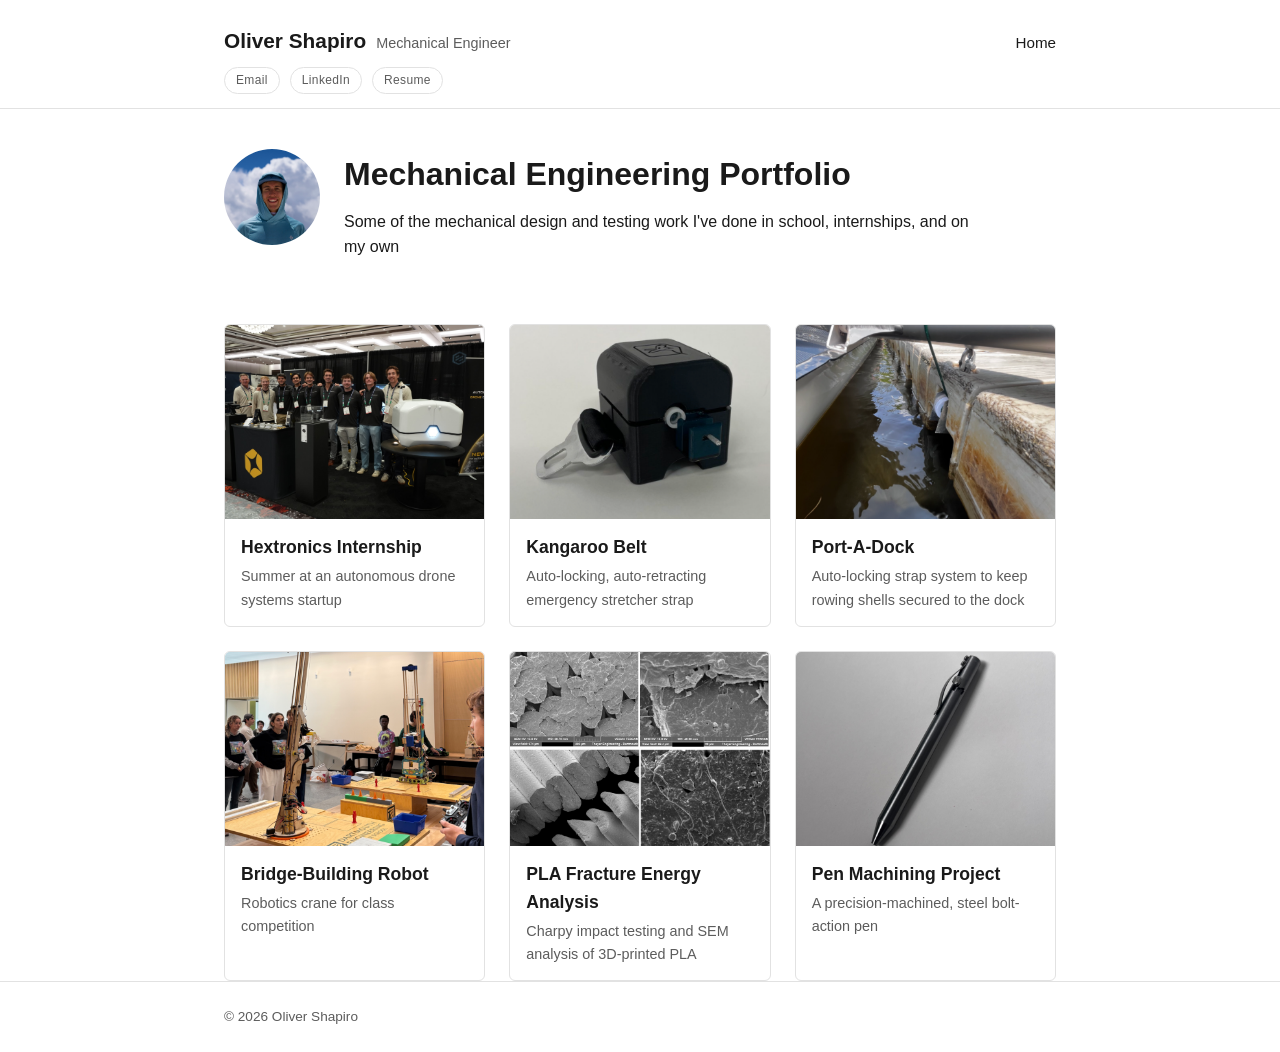
<file: index.html>
<!doctype html>
<html lang="en">
<head>
  <meta charset="UTF-8">
  <meta name="viewport" content="width=device-width, initial-scale=1.0">
  <title>Oliver Shapiro — Mechanical Engineering Portfolio</title>
  <link rel="stylesheet" href="assets/css/style.css">
</head>
<body>

  <header class="site-header">
    <div class="wrap">
      <div class="header-top">
        <div class="name">Oliver Shapiro<span class="tagline">Mechanical Engineer</span></div>
        <nav class="site-nav">
          <a href="index.html">Home</a>
        </nav>
      </div>
      <div class="header-links">
        <a class="btn" href="mailto:olivershapiro@gmail.com">Email</a>
        <a class="btn" href="https://www.linkedin.com/in/olivershapiro1/" target="_blank">LinkedIn</a>
        <a class="btn" href="assets/docs/resume.pdf" target="_blank">Resume</a>
      </div>
    </div>
  </header>

  <main class="wrap">

    <section class="intro intro-with-photo">
      <img class="headshot" src="assets/img/headshot.jpeg" alt="Oliver Shapiro">
      <div>
        <h1>Mechanical Engineering Portfolio</h1>
        <p>Some of the mechanical design and testing work I've done in school, internships, and on my own</p>
      </div>
    </section>

    <section class="project-grid">

      <a class="project-card" href="hextronics.html">
        <img src="assets/img/hextronics/team-launch.jpg" alt="Oliver Shapiro with the Hextronics team at the product launch">
        <div class="card-body">
          <h3>Hextronics Internship</h3>
          <p>Summer at an autonomous drone systems startup</p>
        </div>
      </a>

      <a class="project-card" href="projects/kangaroo-belt.html">
        <img src="assets/img/kangaroo-belt/assembled.png" alt="Kangaroo Belt assembled prototype">
        <div class="card-body">
          <h3>Kangaroo Belt</h3>
          <p>Auto-locking, auto-retracting emergency stretcher strap</p>
        </div>
      </a>

      <a class="project-card" href="projects/port-a-dock.html">
        <img src="assets/img/port-a-dock/on-dock.png" alt="Port-A-Dock installed on a dock">
        <div class="card-body">
          <h3>Port-A-Dock</h3>
          <p>Auto-locking strap system to keep rowing shells secured to the dock</p>
        </div>
      </a>

      <a class="project-card" href="projects/bridge-robot.html">
        <img src="assets/img/bridge-robot/competition.png" alt="Bridge-building robot on competition day">
        <div class="card-body">
          <h3>Bridge-Building Robot</h3>
          <p>Robotics crane for class competition</p>
        </div>
      </a>

      <a class="project-card" href="projects/pla-fracture.html">
        <img src="assets/img/pla-fracture/sem.png" alt="SEM image of PLA fracture surface">
        <div class="card-body">
          <h3>PLA Fracture Energy Analysis</h3>
          <p>Charpy impact testing and SEM analysis of 3D-printed PLA</p>
        </div>
      </a>

      <a class="project-card" href="projects/pen-project.html">
        <img src="assets/img/pen-project/assembled.jpg" alt="Machined steel bolt-action pen">
        <div class="card-body">
          <h3>Pen Machining Project</h3>
          <p>A precision-machined, steel bolt-action pen</p>
        </div>
      </a>

    </section>

  </main>

  <footer class="site-footer">
    <div class="wrap">
      &copy; 2026 Oliver Shapiro
    </div>
  </footer>

</body>
</html>
</file>
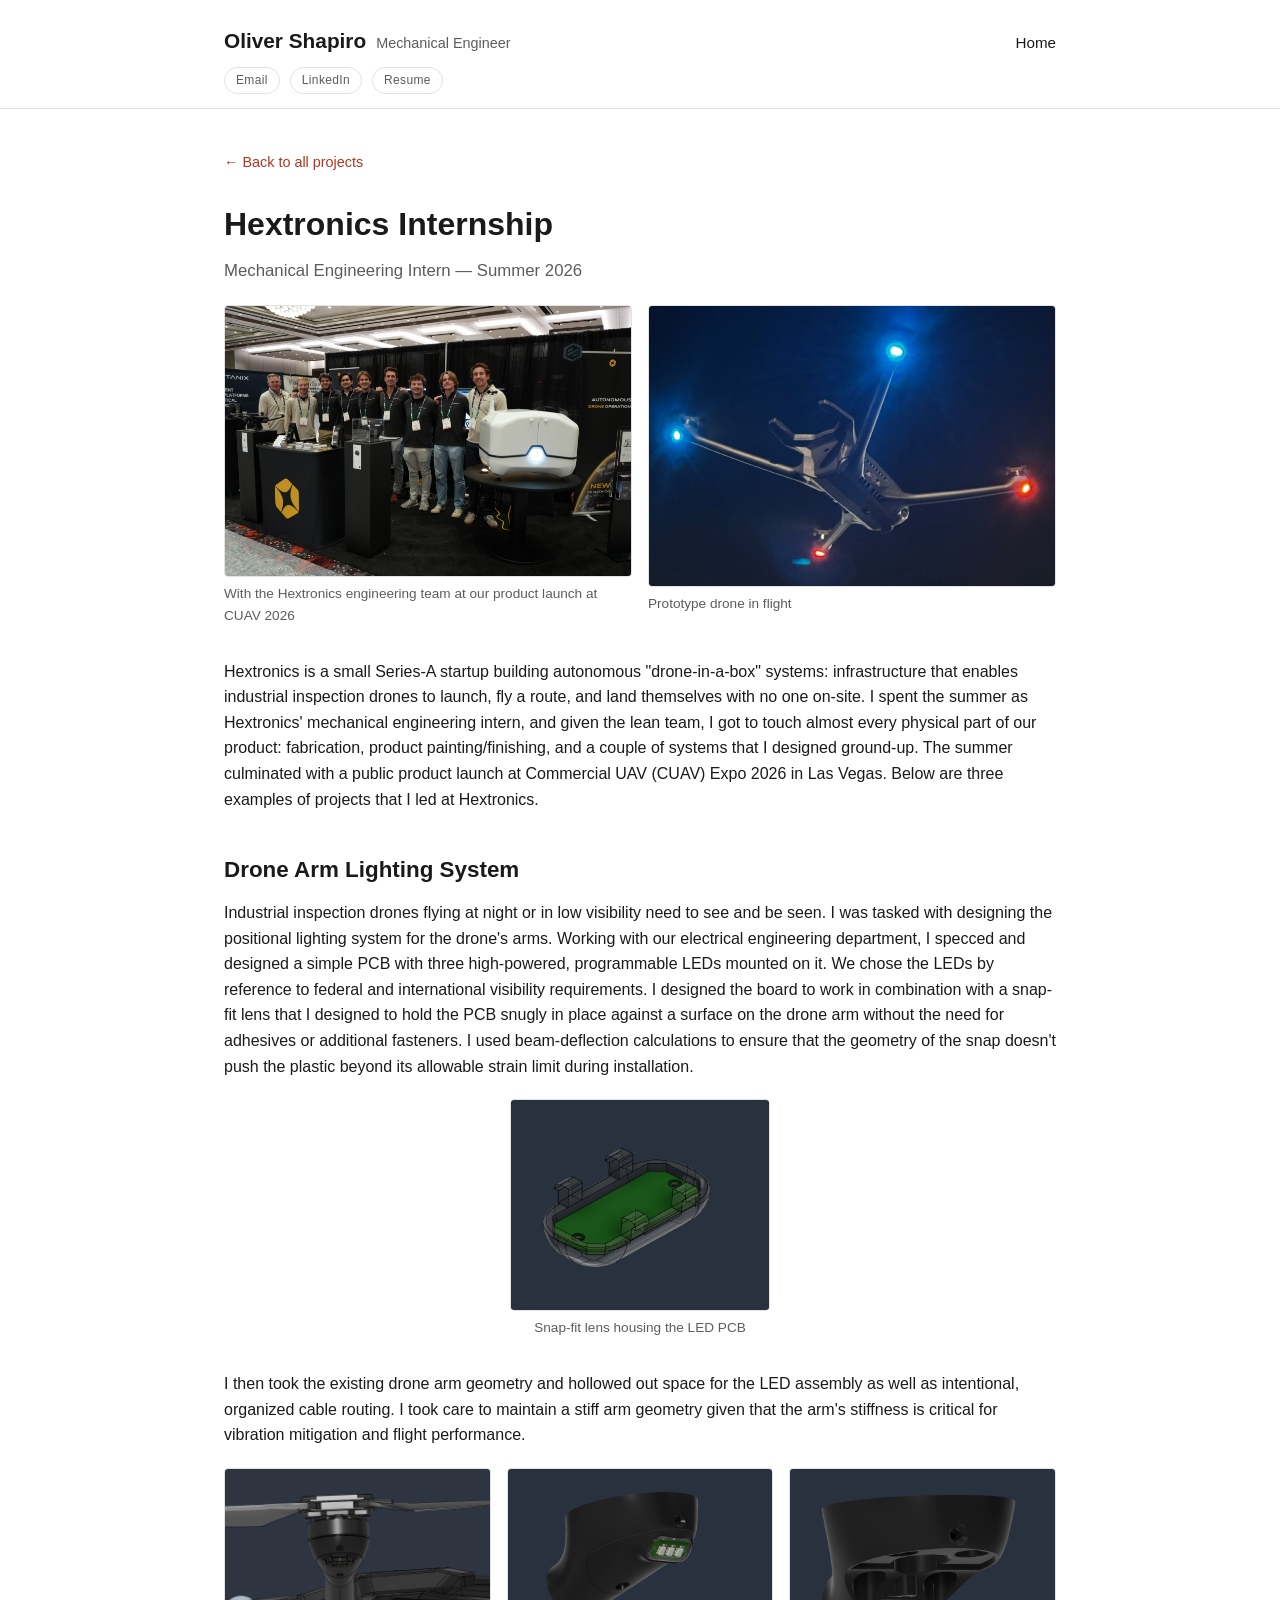
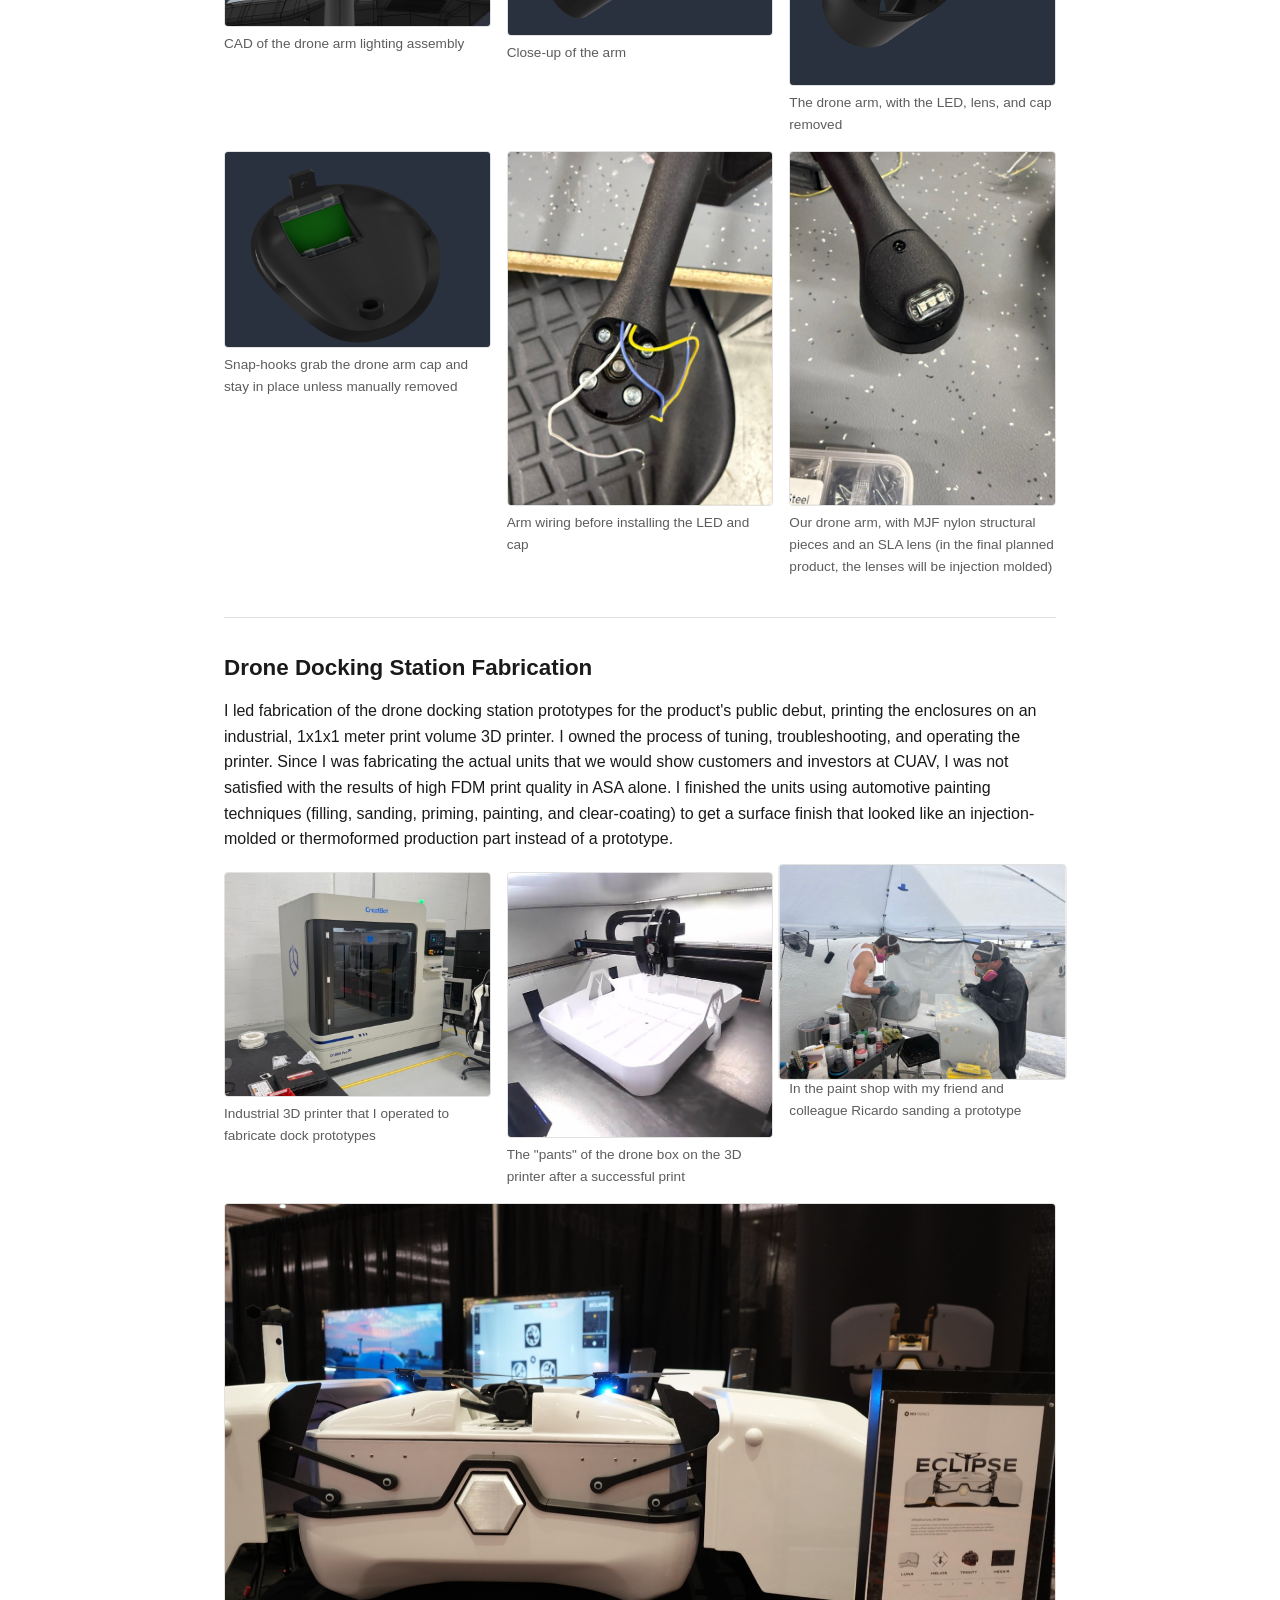
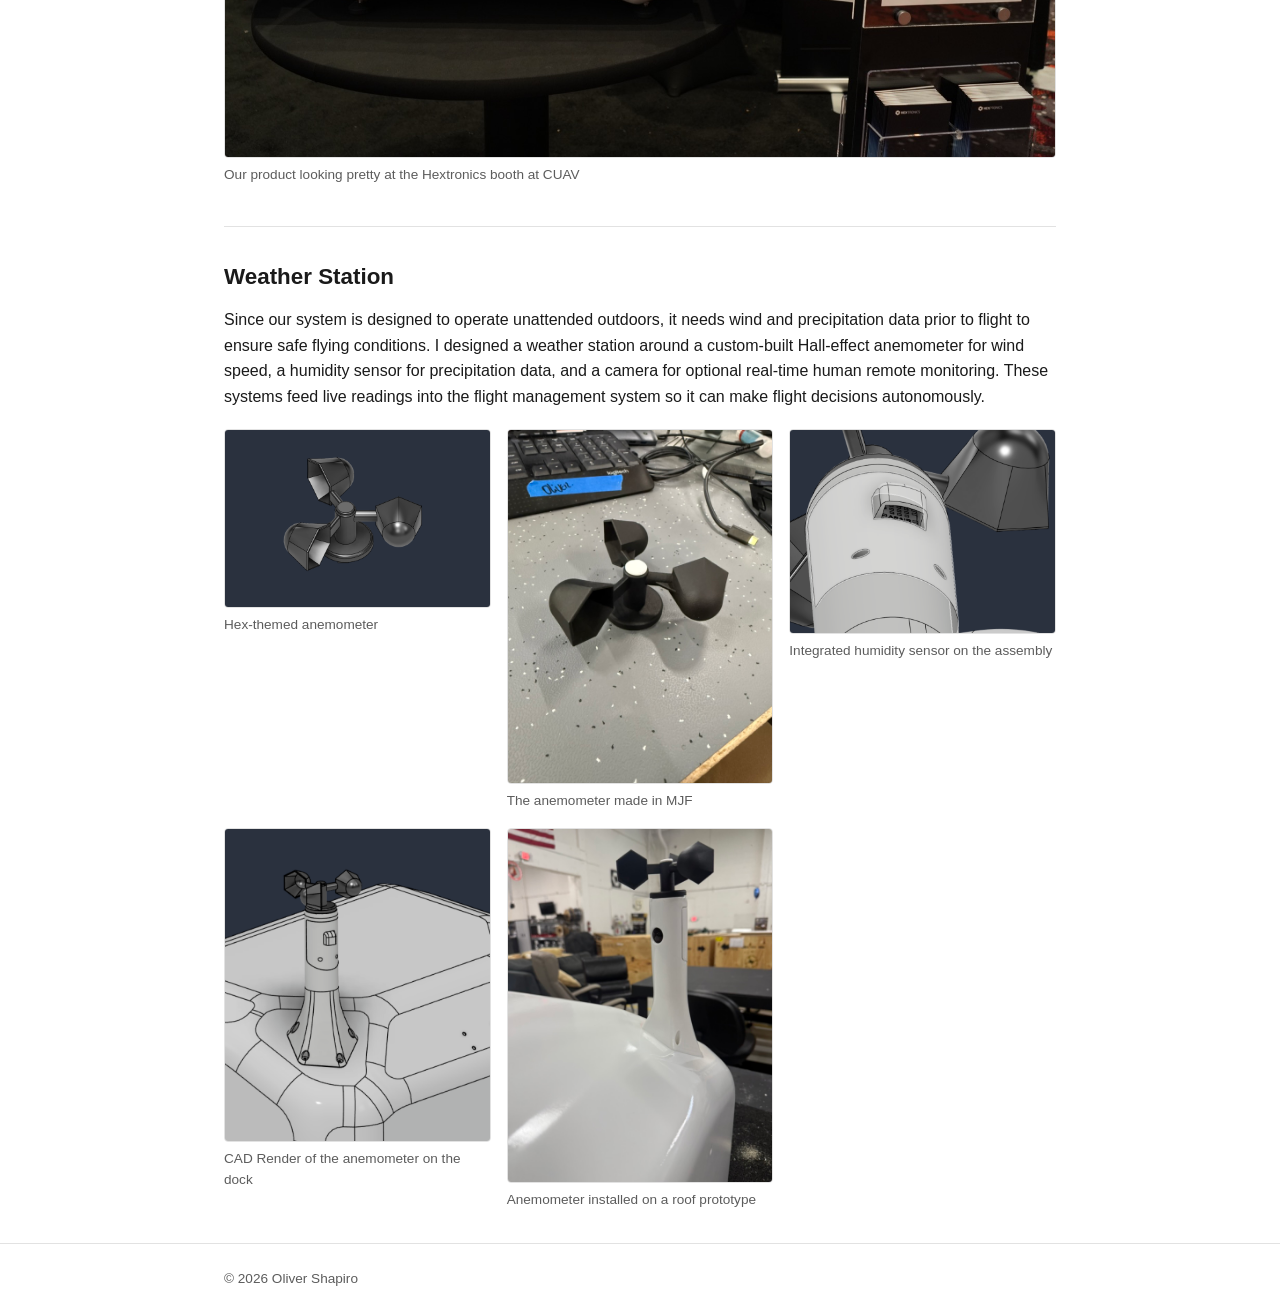
<file: hextronics.html>
<!doctype html>
<html lang="en">
<head>
  <meta charset="UTF-8">
  <meta name="viewport" content="width=device-width, initial-scale=1.0">
  <title>Hextronics Internship — Oliver Shapiro</title>
  <link rel="stylesheet" href="assets/css/style.css">
</head>
<body>

  <header class="site-header">
    <div class="wrap">
      <div class="header-top">
        <div class="name">Oliver Shapiro<span class="tagline">Mechanical Engineer</span></div>
        <nav class="site-nav">
          <a href="index.html">Home</a>
        </nav>
      </div>
      <div class="header-links">
        <a class="btn" href="mailto:olivershapiro@gmail.com">Email</a>
        <a class="btn" href="https://www.linkedin.com/in/olivershapiro1/" target="_blank">LinkedIn</a>
        <a class="btn" href="assets/docs/resume.pdf" target="_blank">Resume</a>
      </div>
    </div>
  </header>

  <main class="wrap">

    <a class="back-link" href="index.html">&larr; Back to all projects</a>

    <h1>Hextronics Internship</h1>
    <p class="subtitle">Mechanical Engineering Intern — Summer 2026</p>

    
    
    <div class="gallery">
      <figure>
        <img src="assets/img/hextronics/team-launch.jpg" alt="Oliver Shapiro with the Hextronics team at the product launch">
        <figcaption>With the Hextronics engineering team at our product launch at CUAV 2026</figcaption>
      </figure>
      <figure>
        <img src="assets/img/hextronics/flying-drone.jpeg" alt="Hextronics inspection drone in flight">
        <figcaption>Prototype drone in flight</figcaption>
      </figure>
    </div>

    <p>
      Hextronics is a small Series-A startup building autonomous "drone-in-a-box"
      systems: infrastructure that enables industrial inspection drones to launch, fly a route, and land themselves with no one on-site. I spent the summer as
      Hextronics' mechanical engineering intern, and given the lean team, I got to touch almost
      every physical part of our product: fabrication, product painting/finishing, and a couple of
      systems that I designed ground-up. The summer culminated with a public product launch at Commercial UAV (CUAV) Expo 2026 in Las Vegas. 
      Below are three examples of projects that I led at Hextronics.
    </p>

    <h2>Drone Arm Lighting System</h2>
    <p>
      Industrial inspection drones flying at night or in low visibility need to see and be seen. I was tasked with designing 
      the positional lighting system for the drone's arms. Working with our electrical engineering department,
      I specced and designed a simple PCB with three high-powered, programmable LEDs mounted on it. We chose the LEDs by reference to federal and international visibility requirements.
      I designed the board to work in combination with a snap-fit lens that I designed to hold the PCB snugly in place against a surface on the drone arm without the need for adhesives or additional fasteners.
      I used beam-deflection calculations to ensure that the geometry of the snap doesn't push the plastic beyond its allowable strain limit during installation.
    </p>
    <div class="gallery gallery-sm">
      <figure>
        <img src="assets/img/hextronics/lens-pcb.png" alt="Snap-fit lens and PCB assembly close-up">
        <figcaption>Snap-fit lens housing the LED PCB</figcaption>
      </figure>
    </div>
    <p>
      I then took the existing drone arm geometry and hollowed out space for the LED assembly as well as intentional, organized cable routing. I took care to
      maintain a stiff arm geometry given that the arm's stiffness is critical for vibration mitigation and flight performance.
    </p>
    <div class="gallery">
      <figure>
        <img src="assets/img/hextronics/arm-cad.png" alt="CAD of the drone arm lighting assembly">
        <figcaption>CAD of the drone arm lighting assembly</figcaption>
      </figure>
      <figure>
        <img src="assets/img/hextronics/full-arm.png" alt="Full drone arm with lighting assembly">
        <figcaption>Close-up of the arm</figcaption>
      </figure>
      <figure>
        <img src="assets/img/hextronics/arm-no-cap.png" alt="Drone arm lighting internals, cap removed">
        <figcaption>The drone arm, with the LED, lens, and cap removed</figcaption>
      </figure>
      <figure>
        <img src="assets/img/hextronics/snap-fit.png" alt="Snap-fit lens housing demonstrated">
        <figcaption>Snap-hooks grab the drone arm cap and stay in place unless manually removed</figcaption>
      </figure>
      <figure>
        <img src="assets/img/hextronics/arm-wires.jpeg" alt="Drone arm with wiring">
        <figcaption>Arm wiring before installing the LED and cap</figcaption>
      </figure>
      <figure>
        <img src="assets/img/hextronics/arm-installed.jpeg" alt="Lighting arm installed on the drone">
        <figcaption>Our drone arm, with MJF nylon structural pieces and an SLA lens (in the final planned product, the lenses will be injection molded)</figcaption>
      </figure>
    </div>

    <h2>Drone Docking Station Fabrication</h2>
    <p>
      I led fabrication of the drone docking station prototypes for the product's public
      debut, printing the enclosures on an industrial, 1x1x1 meter print volume 3D printer. I owned the process of tuning, troubleshooting, and operating the 
      printer. Since I was fabricating the actual units
      that we would show customers and investors at CUAV, I was not satisfied with the results of high FDM print quality in ASA alone.
      I finished the units using automotive painting techniques (filling, sanding,
      priming, painting, and clear-coating) to get a surface finish that looked like an injection-molded or thermoformed
      production part instead of a prototype. 
    </p>
    <div class="gallery">
      <figure>
        <img src="assets/img/hextronics/fab-printer.jpeg" alt="Industrial 3D printer running an enclosure part">
        <figcaption>Industrial 3D printer that I operated to fabricate dock prototypes</figcaption>
      </figure>
      <figure>
        <img src="assets/img/hextronics/fab-process.jpeg" alt="Automotive-style finishing process on a printed part">
        <figcaption>The "pants" of the drone box on the 3D printer after a successful print </figcaption>
      </figure>
      <figure>
        <img class="img-pop" src="assets/img/hextronics/fab-me-and-ricky.jpeg" alt="Working in the shop on the docking station">
        <figcaption>In the paint shop with my friend and colleague Ricardo sanding a prototype </figcaption>
      </figure>
      <figure class="gallery-full">
        <img src="assets/img/hextronics/fab-complete-dock-cuav.jpg" alt="Completed docking station at CUAV">
        <figcaption>Our product looking pretty at the Hextronics booth at CUAV</figcaption>
      </figure>
    </div>

    <h2>Weather Station</h2>
    <p>
      Since our system is designed to operate unattended outdoors, it needs wind and precipitation data prior to flight to ensure safe flying conditions. I designed a weather station around a
      custom-built Hall-effect anemometer for wind speed, a humidity sensor for precipitation data, and a camera for optional real-time human remote monitoring. These systems feed live readings
      into the flight management system so it can make flight decisions autonomously.
    </p>
    <div class="gallery">
      <figure>
        <img src="assets/img/hextronics/weather-anemometer.png" alt="Hall-effect anemometer design">
        <figcaption>Hex-themed anemometer</figcaption>
      </figure>
      <figure>
        <img src="assets/img/hextronics/weather-anemometer-real.jpeg" alt="The anemometer in real life (made with MJF) with its TPU sealing cap in white">
        <figcaption>The anemometer made in MJF</figcaption>
      </figure>
      <figure>
        <img src="assets/img/hextronics/weather-humidity.png" alt="Humidity sensor integration">
        <figcaption>Integrated humidity sensor on the assembly</figcaption>
      </figure>
      <figure>
        <img src="assets/img/hextronics/weather-on-roof.png" alt="Weather station mounted on rooftop for testing">
        <figcaption>CAD Render of the anemometer on the dock</figcaption>
      </figure>
      <figure>
        <img src="assets/img/hextronics/weather-anemometer-installed.jpeg" alt="Anemometer installed on the weather station">
        <figcaption>Anemometer installed on a roof prototype</figcaption>
      </figure>
    </div>

  </main>

  <footer class="site-footer">
    <div class="wrap">
      &copy; 2026 Oliver Shapiro
    </div>
  </footer>

</body>
</html>
</file>
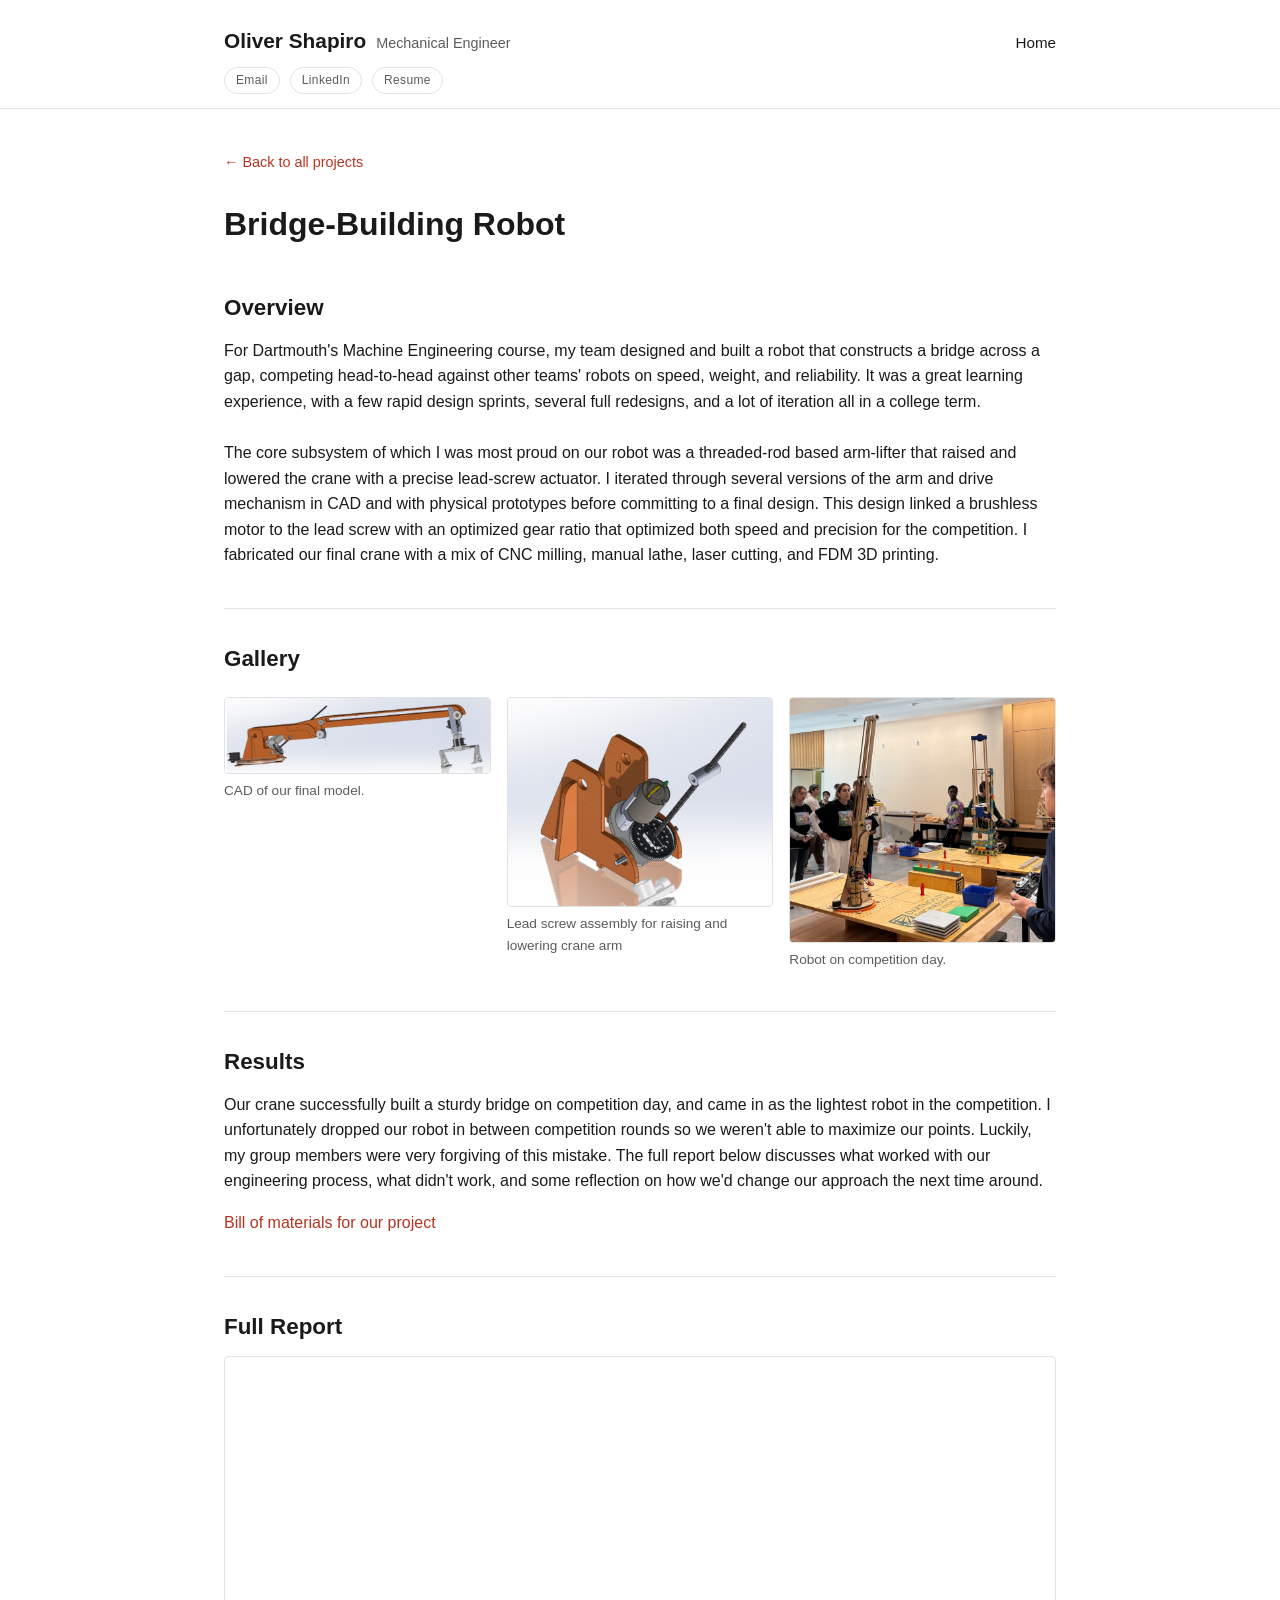
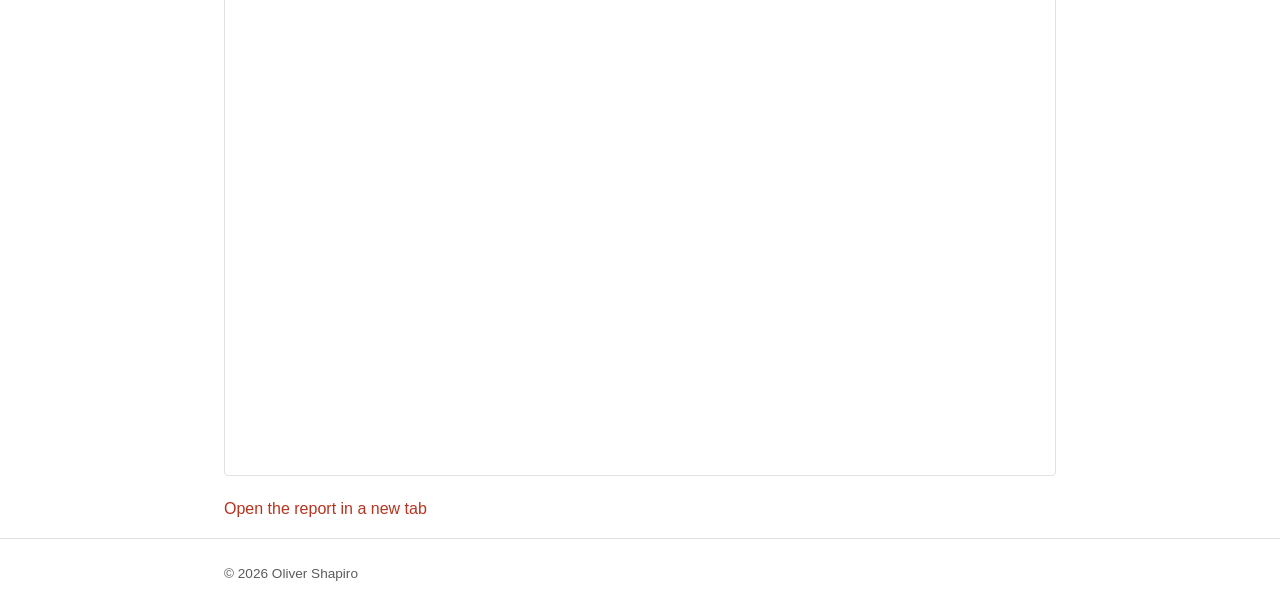
<file: projects/bridge-robot.html>
<!doctype html>
<html lang="en">
<head>
  <meta charset="UTF-8">
  <meta name="viewport" content="width=device-width, initial-scale=1.0">
  <title>Bridge-Building Robot — Oliver Shapiro</title>
  <link rel="stylesheet" href="../assets/css/style.css">
</head>
<body>

  <header class="site-header">
    <div class="wrap">
      <div class="header-top">
        <div class="name">Oliver Shapiro<span class="tagline">Mechanical Engineer</span></div>
        <nav class="site-nav">
          <a href="../index.html">Home</a>
        </nav>
      </div>
      <div class="header-links">
        <a class="btn" href="mailto:olivershapiro@gmail.com">Email</a>
        <a class="btn" href="https://www.linkedin.com/in/olivershapiro1/" target="_blank">LinkedIn</a>
        <a class="btn" href="../assets/docs/resume.pdf" target="_blank">Resume</a>
      </div>
    </div>
  </header>

  <main class="wrap">

    <a class="back-link" href="../index.html">&larr; Back to all projects</a>

    <h1>Bridge-Building Robot</h1>


    <h2>Overview</h2>
    <p>
      For Dartmouth's Machine Engineering course, my team designed and built a robot that
      constructs a bridge across a gap, competing head-to-head
      against other teams' robots on speed, weight, and reliability. It was a great learning
      experience, with a few rapid design sprints, several full redesigns, and a lot of iteration all in a college term.
      <br><br>The core subsystem of which I was most proud on our robot was a threaded-rod based arm-lifter that raised and lowered the crane
      with a precise lead-screw actuator. I iterated through
      several versions of the arm and drive mechanism in CAD and with physical prototypes before committing to a final
      design. This design linked a brushless motor to the lead screw with an optimized gear ratio that optimized both speed and precision for the competition. 
      I fabricated our final crane with a mix of CNC milling, manual lathe, laser cutting, and FDM 3D printing.
    </p>

    <h2>Gallery</h2>
    <div class="gallery">
      <figure>
        <img src="../assets/img/bridge-robot/full-cad.png" alt="CAD of the final robot model">
        <figcaption>CAD of our final model.</figcaption>
      </figure>
      <figure>
        <img src="../assets/img/bridge-robot/lead-screw-assembly.png" alt="Threaded rod arm-lifter assembly">
        <figcaption>Lead screw assembly for raising and lowering crane arm</figcaption>
      </figure>
      <figure>
        <img src="../assets/img/bridge-robot/competition.png" alt="Robot on competition day">
        <figcaption>Robot on competition day.</figcaption>
      </figure>
    </div>

    <h2>Results</h2>
    <p>
      Our crane successfully built a sturdy bridge on competition day, and came in as the lightest robot in the competition. I unfortunately dropped our robot in between competition rounds so we weren't able to maximize our points. Luckily, my group members were very forgiving of this mistake. 
      The full report
      below discusses what worked with our engineering process, what didn't work, and some reflection on how we'd change our approach the next time around.
    </p>
    <p>
      <a href="../assets/img/bridge-robot/bom.png">Bill of materials for our project</a>
    </p>

    <h2>Full Report</h2>
    <iframe class="pdf-embed" src="../assets/img/bridge-robot/report.pdf" title="Bridge-Building Robot project report"></iframe>
    <p><a href="../assets/img/bridge-robot/report.pdf">Open the report in a new tab</a></p>

  </main>

  <footer class="site-footer">
    <div class="wrap">
      &copy; 2026 Oliver Shapiro
    </div>
  </footer>

</body>
</html>
</file>
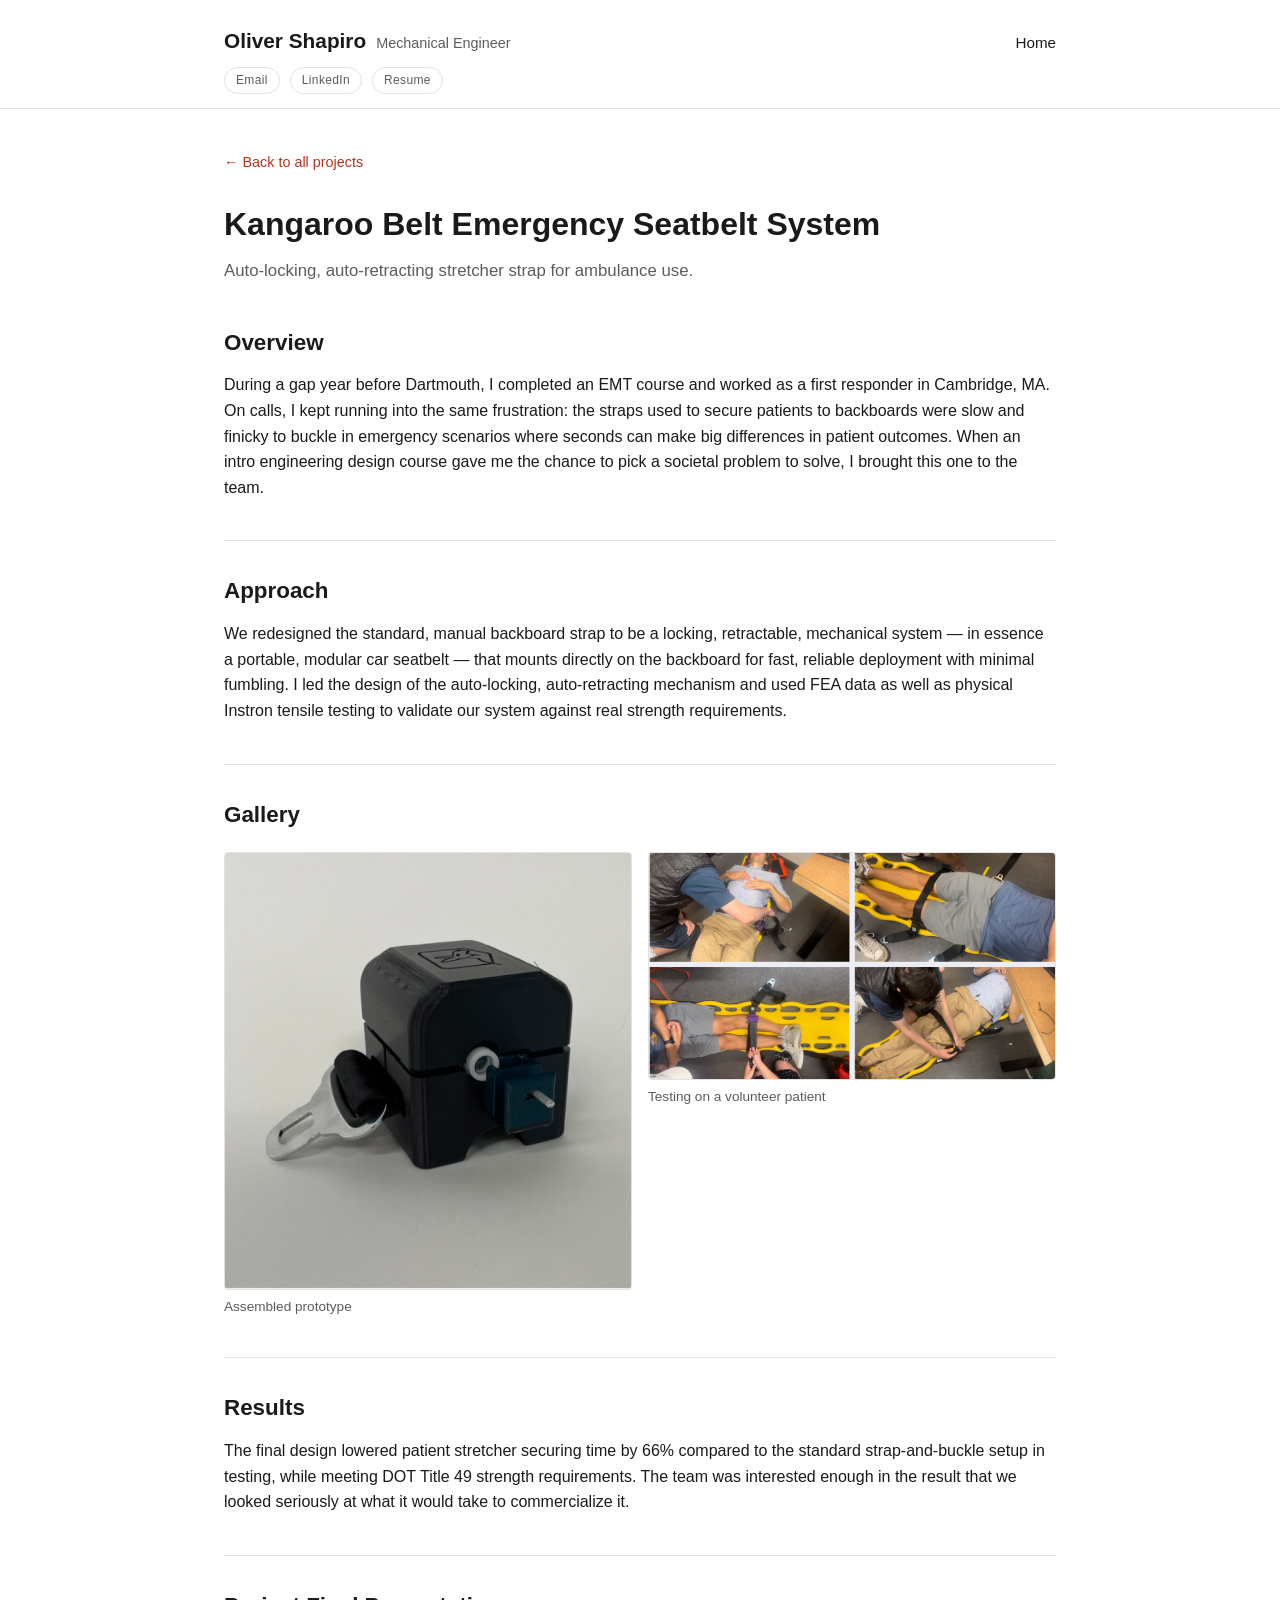
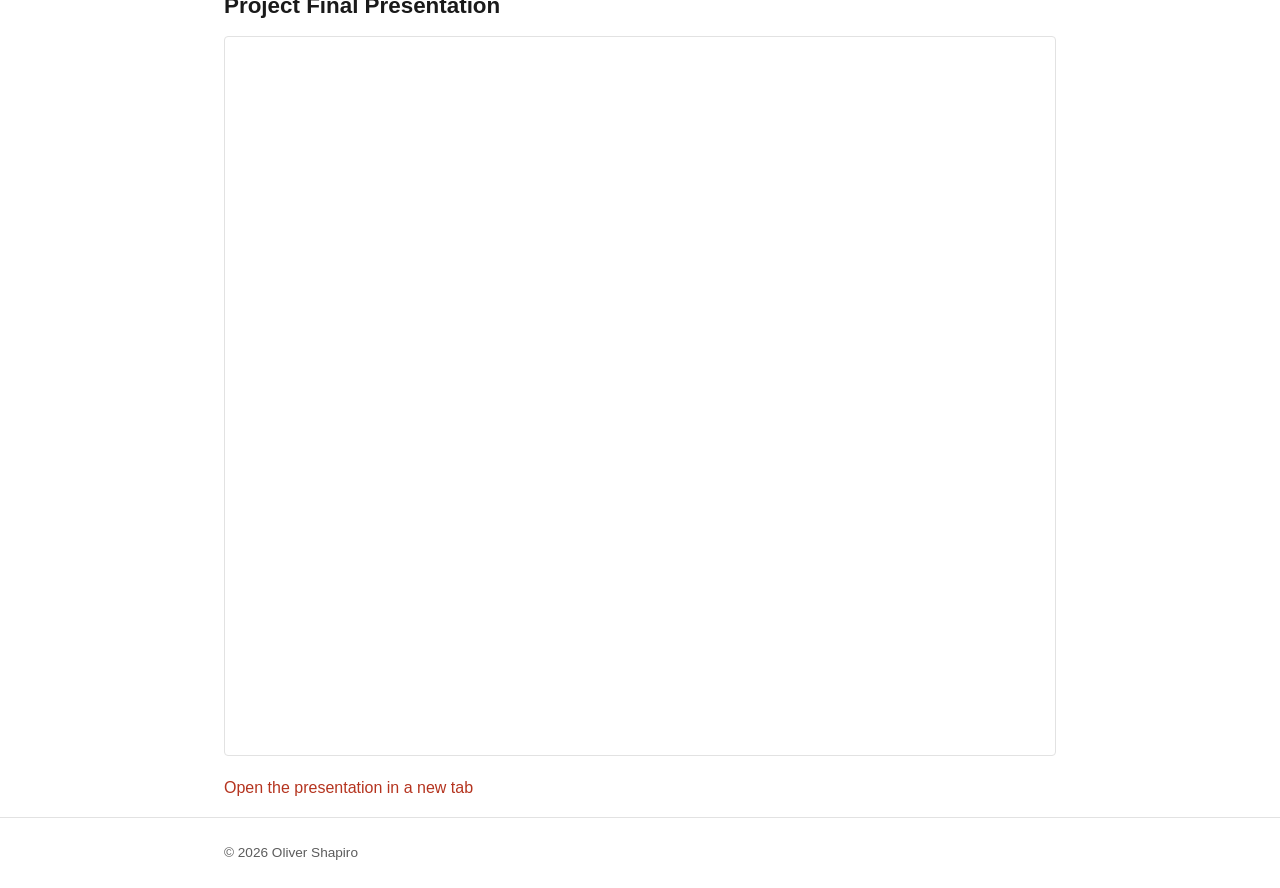
<file: projects/kangaroo-belt.html>
<!doctype html>
<html lang="en">
<head>
  <meta charset="UTF-8">
  <meta name="viewport" content="width=device-width, initial-scale=1.0">
  <title>Kangaroo Belt Emergency Seatbelt — Oliver Shapiro</title>
  <link rel="stylesheet" href="../assets/css/style.css">
</head>
<body>

  <header class="site-header">
    <div class="wrap">
      <div class="header-top">
        <div class="name">Oliver Shapiro<span class="tagline">Mechanical Engineer</span></div>
        <nav class="site-nav">
          <a href="../index.html">Home</a>
        </nav>
      </div>
      <div class="header-links">
        <a class="btn" href="mailto:olivershapiro@gmail.com">Email</a>
        <a class="btn" href="https://www.linkedin.com/in/olivershapiro1/" target="_blank">LinkedIn</a>
        <a class="btn" href="../assets/docs/resume.pdf" target="_blank">Resume</a>
      </div>
    </div>
  </header>

  <main class="wrap">

    <a class="back-link" href="../index.html">&larr; Back to all projects</a>

    <h1>Kangaroo Belt Emergency Seatbelt System</h1>
    <p class="subtitle">Auto-locking, auto-retracting stretcher strap for ambulance use.</p>

    
    <h2>Overview</h2>
    <p>
      During a gap year before Dartmouth, I completed an EMT course and worked as a first 
      responder in Cambridge, MA. On calls, I kept running into the same frustration: the straps
      used to secure patients to backboards were slow and finicky to buckle in emergency scenarios where seconds can make big differences in patient outcomes. 
      When an intro engineering design course gave me the chance to pick a societal problem to solve, I brought this one to the team.
    </p>

    <h2>Approach</h2>
    <p>
      We redesigned the standard, manual backboard strap to be a locking, retractable, mechanical system — in essence a portable, modular car
      seatbelt — that mounts directly on the backboard for fast, reliable
      deployment with minimal fumbling. I led the design of the auto-locking,
      auto-retracting mechanism and used FEA data as well as physical Instron tensile testing to validate our system against real strength requirements. 
    </p>

    <h2>Gallery</h2>
    <div class="gallery">
      <figure>
        <img src="../assets/img/kangaroo-belt/assembled.png" alt="Kangaroo Belt assembled prototype">
        <figcaption>Assembled prototype</figcaption>
      </figure>
      <figure>
        <img src="../assets/img/kangaroo-belt/testing.png" alt="Kangaroo Belt in use on a volunteer patient">
        <figcaption>Testing on a volunteer patient</figcaption>
      </figure>
    </div>

    <h2>Results</h2>
    <p>
      The final design lowered patient stretcher securing time by 66% compared to the standard
      strap-and-buckle setup in testing, while meeting DOT Title 49 strength requirements. The team was
      interested enough in the result that we looked seriously at what it would take to
      commercialize it.
    </p>
    <h2>Project Final Presentation</h2>
    <iframe class="pdf-embed" src="../assets/img/kangaroo-belt/presentation.pdf" title="Kangaroo Belt project presentation"></iframe>
    <p><a href="../assets/img/kangaroo-belt/presentation.pdf">Open the presentation in a new tab</a></p>

  </main>

  <footer class="site-footer">
    <div class="wrap">
      &copy; 2026 Oliver Shapiro
    </div>
  </footer>

</body>
</html>
</file>
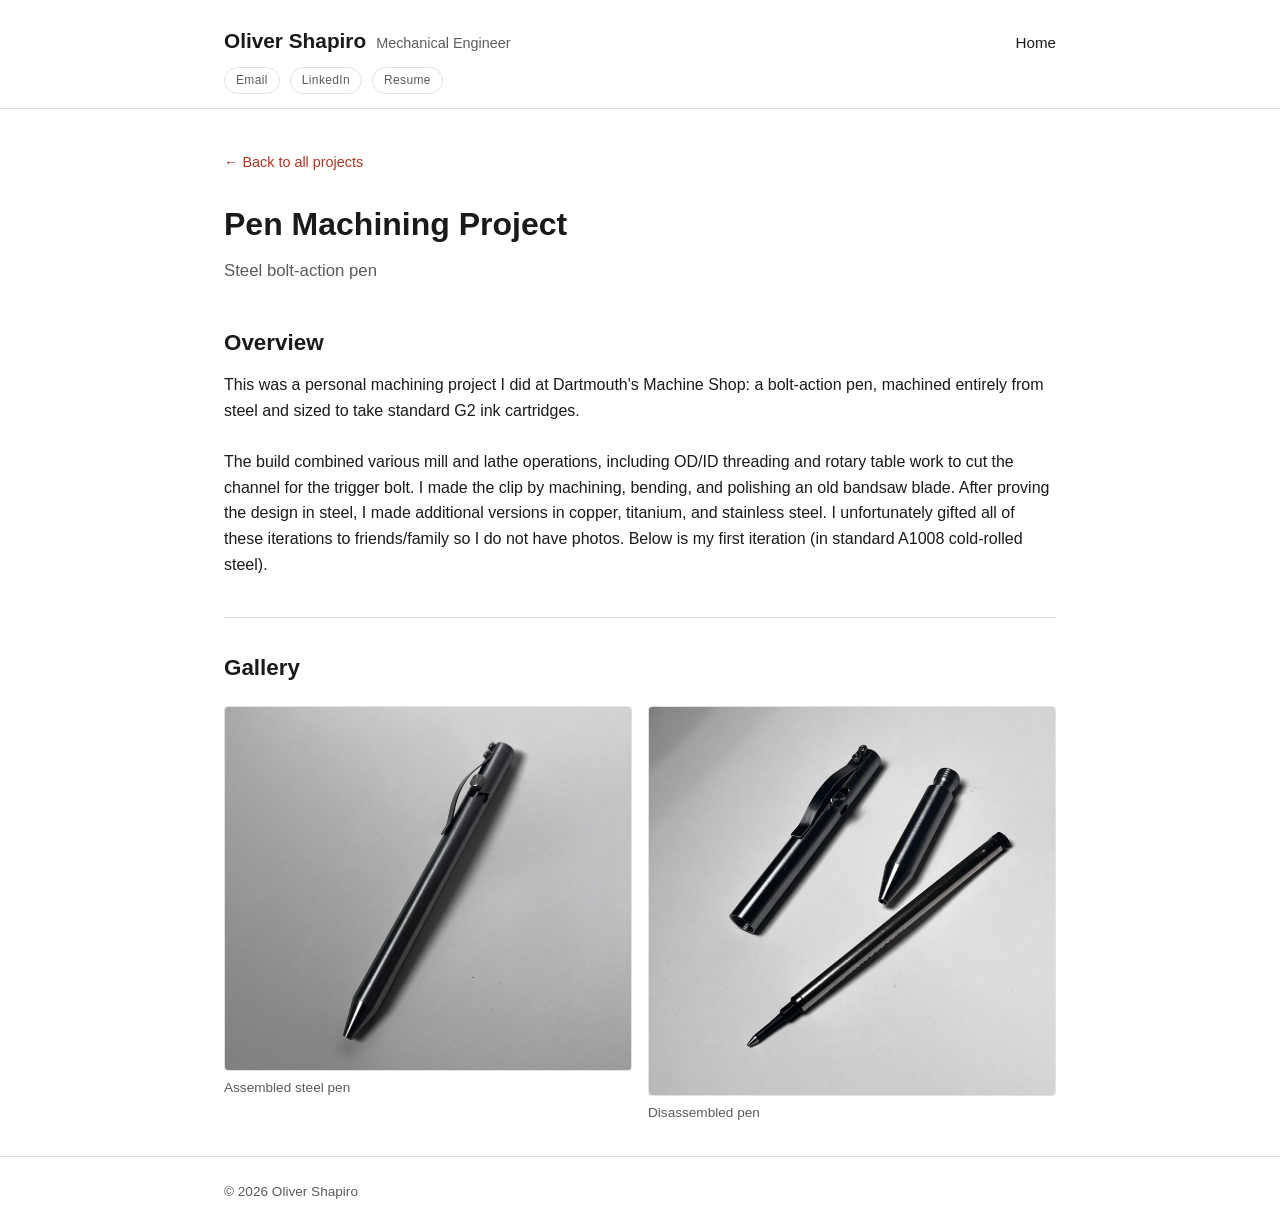
<file: projects/pen-project.html>
<!doctype html>
<html lang="en">
<head>
  <meta charset="UTF-8">
  <meta name="viewport" content="width=device-width, initial-scale=1.0">
  <title>Pen Machining Project — Oliver Shapiro</title>
  <link rel="stylesheet" href="../assets/css/style.css">
</head>
<body>

  <header class="site-header">
    <div class="wrap">
      <div class="header-top">
        <div class="name">Oliver Shapiro<span class="tagline">Mechanical Engineer</span></div>
        <nav class="site-nav">
          <a href="../index.html">Home</a>
        </nav>
      </div>
      <div class="header-links">
        <a class="btn" href="mailto:olivershapiro@gmail.com">Email</a>
        <a class="btn" href="https://www.linkedin.com/in/olivershapiro1/" target="_blank">LinkedIn</a>
        <a class="btn" href="../assets/docs/resume.pdf" target="_blank">Resume</a>
      </div>
    </div>
  </header>

  <main class="wrap">

    <a class="back-link" href="../index.html">&larr; Back to all projects</a>

    <h1>Pen Machining Project</h1>
    <p class="subtitle">Steel bolt-action pen</p>

    
    <h2>Overview</h2>
    <p>
      This was a personal machining project I did at Dartmouth's Machine Shop: a bolt-action pen,
      machined entirely from steel and sized to take standard G2 ink cartridges. 
      <br><br>
      The build combined various mill and lathe operations, including OD/ID threading and rotary table
      work to cut the channel for the trigger bolt. I made the clip by machining, bending, and polishing an old bandsaw blade. After proving the design in steel, I made additional versions
      in copper, titanium, and stainless steel. I unfortunately gifted all of these iterations to friends/family so I do not have photos. Below is my first iteration (in standard A1008 cold-rolled steel).
    </p>

    <h2>Gallery</h2>
    <div class="gallery">
      <figure>
        <img src="../assets/img/pen-project/assembled.jpg" alt="Assembled steel pen">
        <figcaption>Assembled steel pen</figcaption>
      </figure>
      <figure>
        <img src="../assets/img/pen-project/in-pieces.jpeg" alt="Disassembled pen components">
        <figcaption>Disassembled pen</figcaption>
      </figure>
    </div>

  </main>

  <footer class="site-footer">
    <div class="wrap">
      &copy; 2026 Oliver Shapiro
    </div>
  </footer>

</body>
</html>
</file>
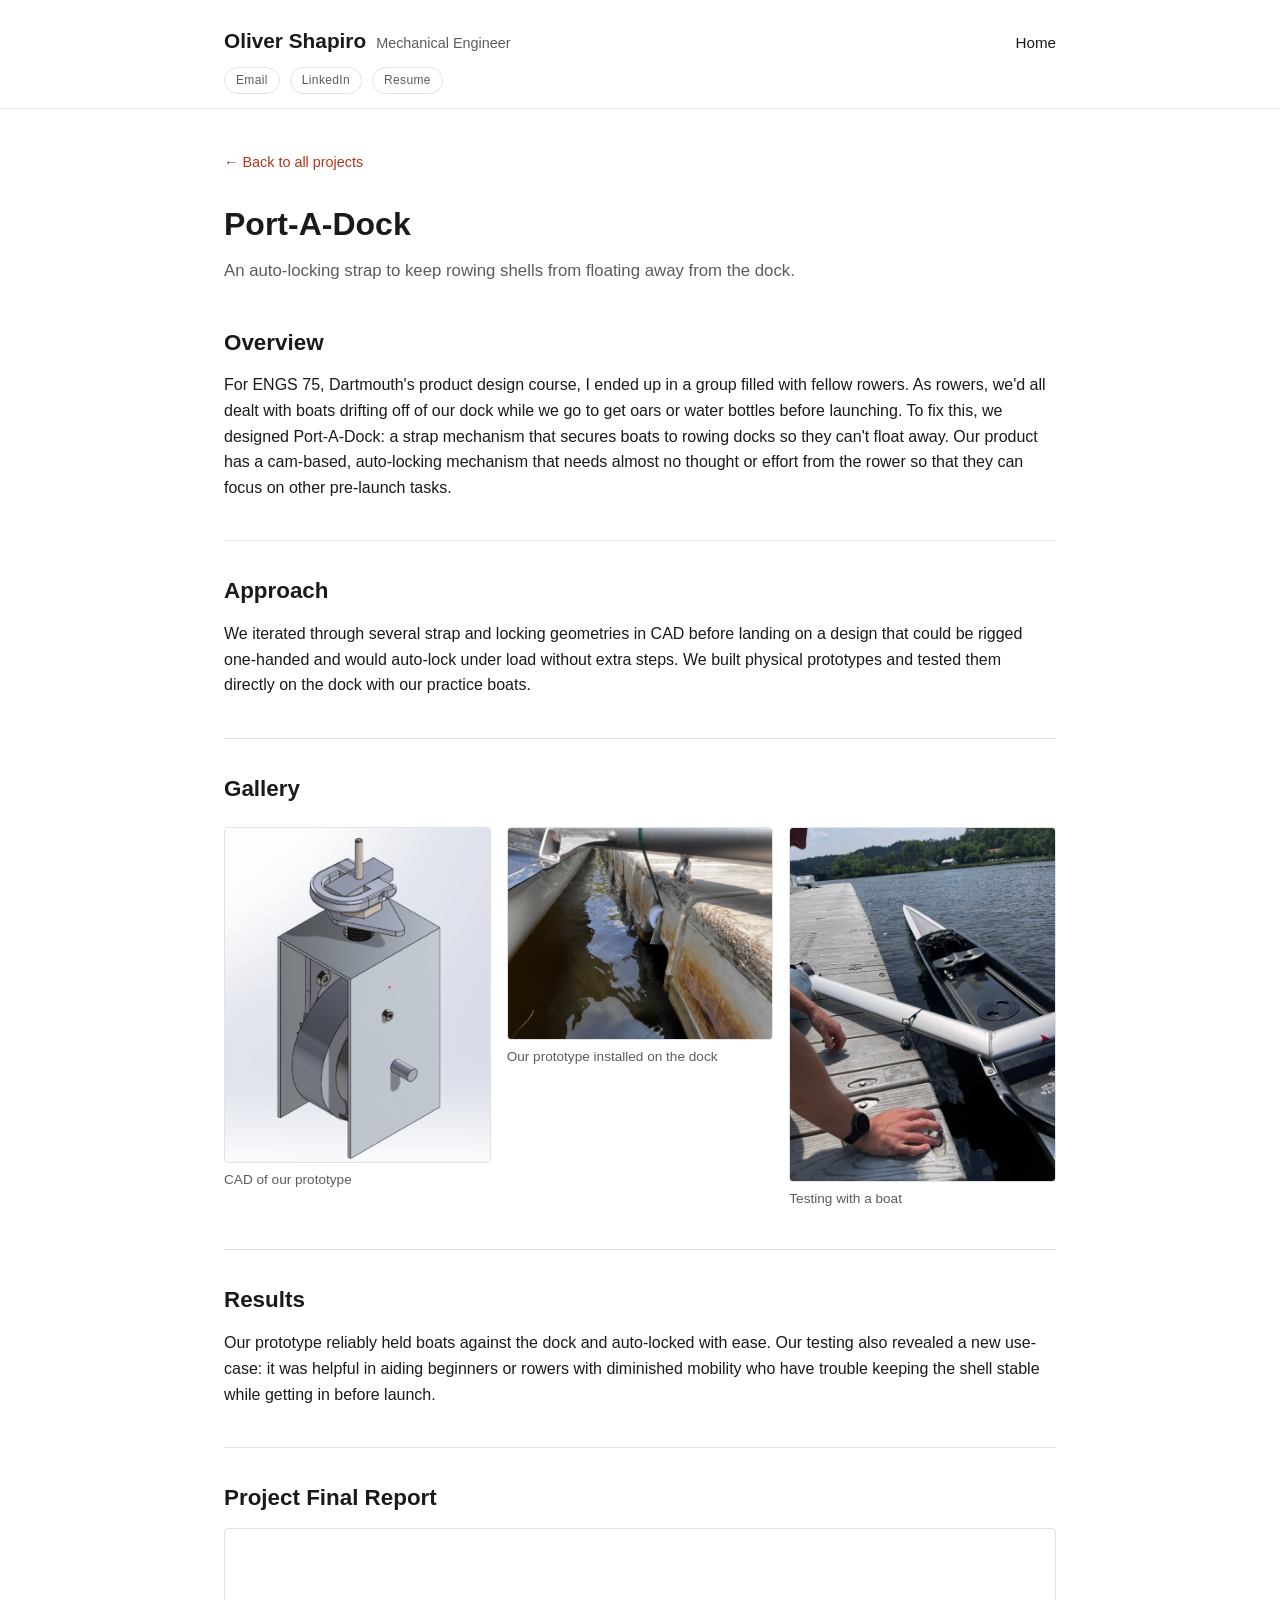
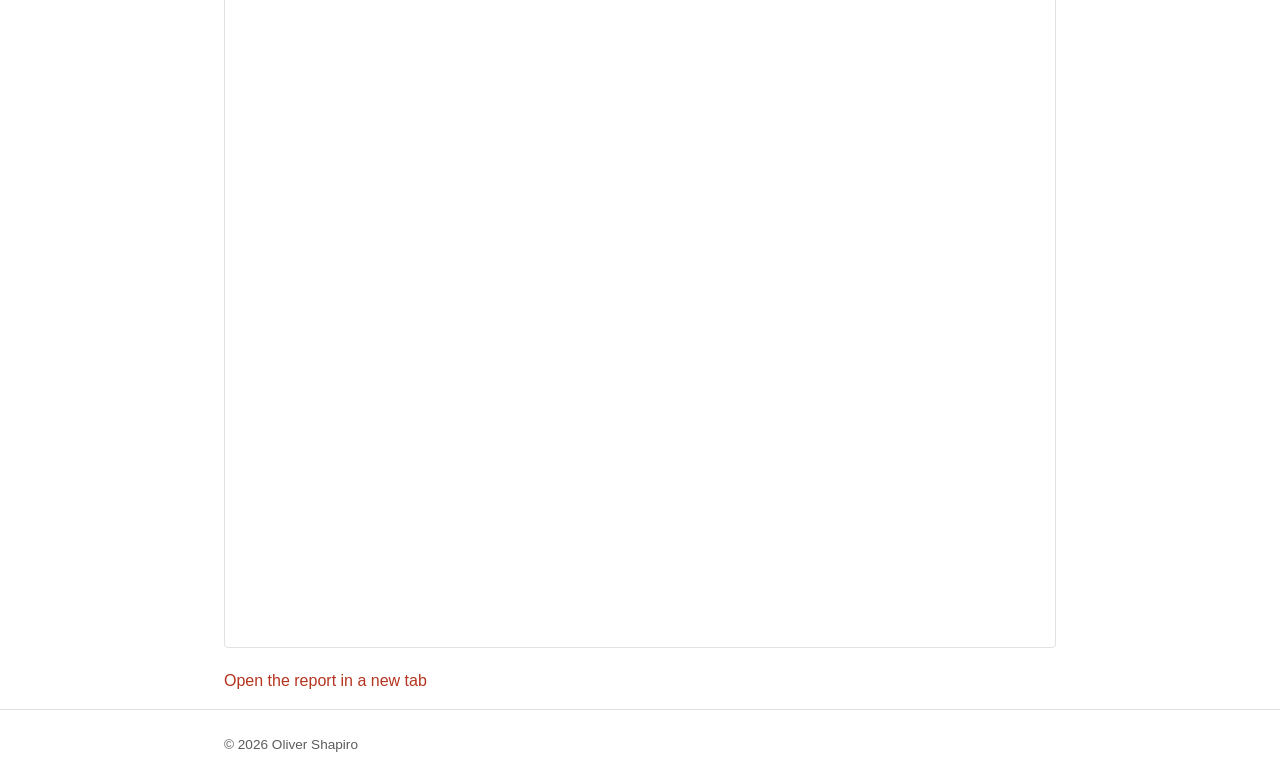
<file: projects/port-a-dock.html>
<!doctype html>
<html lang="en">
<head>
  <meta charset="UTF-8">
  <meta name="viewport" content="width=device-width, initial-scale=1.0">
  <title>Port-A-Dock Product Design — Oliver Shapiro</title>
  <link rel="stylesheet" href="../assets/css/style.css">
</head>
<body>

  <header class="site-header">
    <div class="wrap">
      <div class="header-top">
        <div class="name">Oliver Shapiro<span class="tagline">Mechanical Engineer</span></div>
        <nav class="site-nav">
          <a href="../index.html">Home</a>
        </nav>
      </div>
      <div class="header-links">
        <a class="btn" href="mailto:olivershapiro@gmail.com">Email</a>
        <a class="btn" href="https://www.linkedin.com/in/olivershapiro1/" target="_blank">LinkedIn</a>
        <a class="btn" href="../assets/docs/resume.pdf" target="_blank">Resume</a>
      </div>
    </div>
  </header>

  <main class="wrap">

    <a class="back-link" href="../index.html">&larr; Back to all projects</a>

    <h1>Port-A-Dock</h1>
    <p class="subtitle">An auto-locking strap to keep rowing shells from floating away from the dock.</p>

    
    <h2>Overview</h2>
    <p>
      For ENGS 75, Dartmouth's product design course, I ended up in a group filled with fellow rowers. As rowers, we'd all dealt with boats drifting off of our dock while we go to get oars or water bottles before launching. 
      To fix this, we designed Port-A-Dock: a
      strap mechanism that secures boats to rowing docks so they can't float away. Our product has a
      cam-based, auto-locking mechanism that needs almost no thought or effort from the rower so that they can focus on other pre-launch tasks.
    </p>

    <h2>Approach</h2>
    <p>
      We iterated through several strap and locking geometries in CAD before landing on a design
      that could be rigged one-handed and would auto-lock under load without extra steps. We
      built physical prototypes and tested them directly on the dock with our practice boats. 
    </p>

    <h2>Gallery</h2>
    <div class="gallery">
      <figure>
        <img src="../assets/img/port-a-dock/cad.png" alt="Port-A-Dock CAD model">
        <figcaption>CAD of our prototype</figcaption>
      </figure>
      <figure>
        <img src="../assets/img/port-a-dock/on-dock.png" alt="Port-A-Dock installed on a dock">
        <figcaption>Our prototype installed on the dock</figcaption>
      </figure>
      <figure>
        <img src="../assets/img/port-a-dock/testing.jpeg" alt="Testing Port-A-Dock on the water">
        <figcaption>Testing with a boat</figcaption>
      </figure>
    </div>

    <h2>Results</h2>
    <p>
      Our prototype reliably held boats against the dock and auto-locked with ease. Our testing also revealed a new use-case: it
      was helpful in aiding beginners or rowers with diminished mobility who have trouble keeping the shell stable while getting in before launch. 
    </p>
    <h2>Project Final Report</h2>
    <iframe class="pdf-embed" src="../assets/img/port-a-dock/report.pdf" title="Port-A-Dock project report"></iframe>
    <p><a href="../assets/img/port-a-dock/report.pdf">Open the report in a new tab</a></p>

  </main>

  <footer class="site-footer">
    <div class="wrap">
      &copy; 2026 Oliver Shapiro
    </div>
  </footer>

</body>
</html>
</file>
<file: assets/css/style.css>
/* ---------- Base ---------- */
:root {
  --bg: #ffffff;
  --text: #1a1a1a;
  --muted: #5c5c5c;
  --accent: #b5341f;
  --border: #e2e2e2;
  --max-width: 880px;
}

* { box-sizing: border-box; }

body {
  margin: 0;
  font-family: -apple-system, BlinkMacSystemFont, "Segoe UI", Helvetica, Arial, sans-serif;
  color: var(--text);
  background: var(--bg);
  line-height: 1.6;
}

a { color: var(--accent); text-decoration: none; }
a:hover { text-decoration: underline; }

img { max-width: 100%; display: block; }

/* ---------- Layout ---------- */
.wrap {
  max-width: var(--max-width);
  margin: 0 auto;
  padding: 0 24px;
}

header.site-header {
  border-bottom: 1px solid var(--border);
  padding: 24px 0 14px;
  margin-bottom: 40px;
}

.header-top {
  display: flex;
  justify-content: space-between;
  align-items: baseline;
  flex-wrap: wrap;
  gap: 12px;
}

header.site-header .name {
  font-size: 1.3rem;
  font-weight: 700;
  color: var(--text);
}

header.site-header .name .tagline {
  font-size: 0.9rem;
  font-weight: 400;
  color: var(--muted);
  margin-left: 10px;
}

.header-links {
  display: flex;
  flex-wrap: wrap;
  align-items: center;
  gap: 10px;
  margin-top: 10px;
}

.btn {
  display: inline-block;
  padding: 3px 11px;
  border: 1px solid var(--border);
  border-radius: 999px;
  font-size: 0.75rem;
  letter-spacing: 0.03em;
  color: var(--muted);
}

.btn:hover {
  border-color: var(--accent);
  color: var(--accent);
  text-decoration: none;
}

nav.site-nav a {
  margin-left: 20px;
  color: var(--text);
  font-size: 0.95rem;
}

nav.site-nav a:first-child { margin-left: 0; }

main { padding-bottom: 80px; }

footer.site-footer {
  border-top: 1px solid var(--border);
  padding: 24px 0;
  color: var(--muted);
  font-size: 0.85rem;
}

/* ---------- Typography ---------- */
h1 { font-size: 2rem; margin: 0 0 8px; }
h2 { font-size: 1.4rem; margin: 40px 0 12px; border-top: 1px solid var(--border); padding-top: 32px; }
h2:first-of-type { border-top: none; padding-top: 0; }
h3 { font-size: 1.1rem; margin: 0 0 8px; }
p { margin: 0 0 16px; }
.subtitle { color: var(--muted); font-size: 1.05rem; margin-bottom: 8px; }

/* ---------- Home / project list ---------- */
.intro { margin-bottom: 48px; }
.intro p { max-width: 640px; }

.intro-with-photo {
  display: flex;
  align-items: flex-start;
  gap: 24px;
  flex-wrap: wrap;
}

.headshot {
  width: 96px;
  height: 96px;
  border-radius: 50%;
  object-fit: cover;
  flex-shrink: 0;
}

.project-grid {
  display: grid;
  grid-template-columns: repeat(auto-fill, minmax(240px, 1fr));
  gap: 24px;
}

.project-card {
  border: 1px solid var(--border);
  border-radius: 6px;
  overflow: hidden;
  display: block;
  color: var(--text);
}

.project-card:hover { border-color: var(--accent); text-decoration: none; }

.project-card img {
  width: 100%;
  aspect-ratio: 4 / 3;
  object-fit: cover;
  background: #f2f2f2;
}

.project-card .card-body { padding: 14px 16px; }
.project-card .card-body h3 { margin-bottom: 4px; }
.project-card .card-body p { margin: 0; color: var(--muted); font-size: 0.9rem; }

/* ---------- Project page ---------- */
.meta-row {
  display: flex;
  flex-wrap: wrap;
  gap: 8px 24px;
  color: var(--muted);
  font-size: 0.9rem;
  margin-bottom: 32px;
}

.meta-row span strong { color: var(--text); }

.gallery {
  display: grid;
  grid-template-columns: repeat(auto-fit, minmax(260px, 1fr));
  gap: 16px;
  margin: 20px 0 32px;
}

.gallery img, .gallery video {
  width: 100%;
  border-radius: 4px;
  border: 1px solid var(--border);
}

.gallery figure { margin: 0; }
.gallery img.img-pop { transform: scale(1.08); }
.gallery img.img-shrink { width: 80%; margin: 0 auto; }
.gallery figcaption { font-size: 0.85rem; color: var(--muted); margin-top: 6px; }

.gallery-full {
  grid-column: 1 / -1;
}

.gallery-sm {
  grid-template-columns: none;
  max-width: 260px;
  margin-left: auto;
  margin-right: auto;
}

.gallery-sm figcaption {
  text-align: center;
}

ul.tag-list {
  list-style: none;
  display: flex;
  flex-wrap: wrap;
  gap: 8px;
  padding: 0;
  margin: 0 0 32px;
}

ul.tag-list li {
  border: 1px solid var(--border);
  border-radius: 999px;
  padding: 4px 12px;
  font-size: 0.82rem;
  color: var(--muted);
}

.back-link { display: inline-block; margin-bottom: 24px; font-size: 0.9rem; }

.pdf-embed {
  width: 100%;
  height: 80vh;
  border: 1px solid var(--border);
  border-radius: 4px;
  margin-bottom: 12px;
}
</file>
